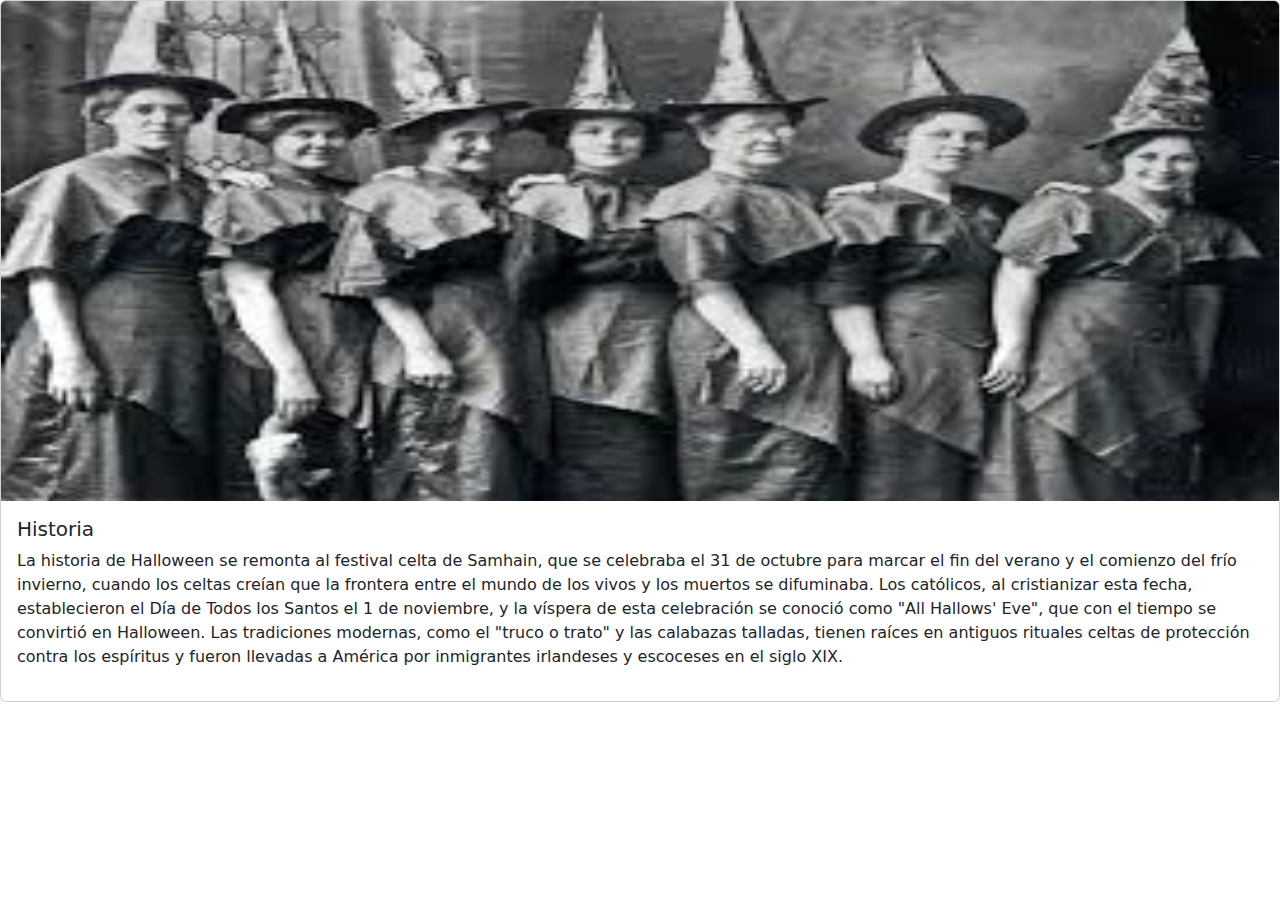
<file: pages/1hw.html>
<!DOCTYPE html>
<html lang="en">
<head>
    <meta charset="UTF-8">
    <meta name="viewport" content="width=device-width, initial-scale=1.0">
    <link rel="stylesheet" href="css/bootstrap.min.css">
    <script src="js/bootstrap.bundle.min.js"></script>
    <title></title>
</head>
<body>
    <div class="tarjeta1">
        <div class="card mb-3">
  <img src="img/hw1.jpeg" class="card-img-top" alt="..." height="500px">
  <div class="card-body">
    <h5 class="card-title">Historia</h5>
    <p class="card-text">La historia de Halloween se remonta al festival celta de Samhain, que se celebraba el 31 de octubre para marcar el fin del verano y el comienzo del frío invierno, cuando los celtas creían que la frontera entre el mundo de los vivos y los muertos se difuminaba. Los católicos, al cristianizar esta fecha, establecieron el Día de Todos los Santos el 1 de noviembre, y la víspera de esta celebración se conoció como "All Hallows' Eve", que con el tiempo se convirtió en Halloween. Las tradiciones modernas, como el "truco o trato" y las calabazas talladas, tienen raíces en antiguos rituales celtas de protección contra los espíritus y fueron llevadas a América por inmigrantes irlandeses y escoceses en el siglo XIX. </p>
    <p class="card-text"><small class="text-muted"></small></p>
  </div>
</div>

    </div>
</body>
</html>
</file>
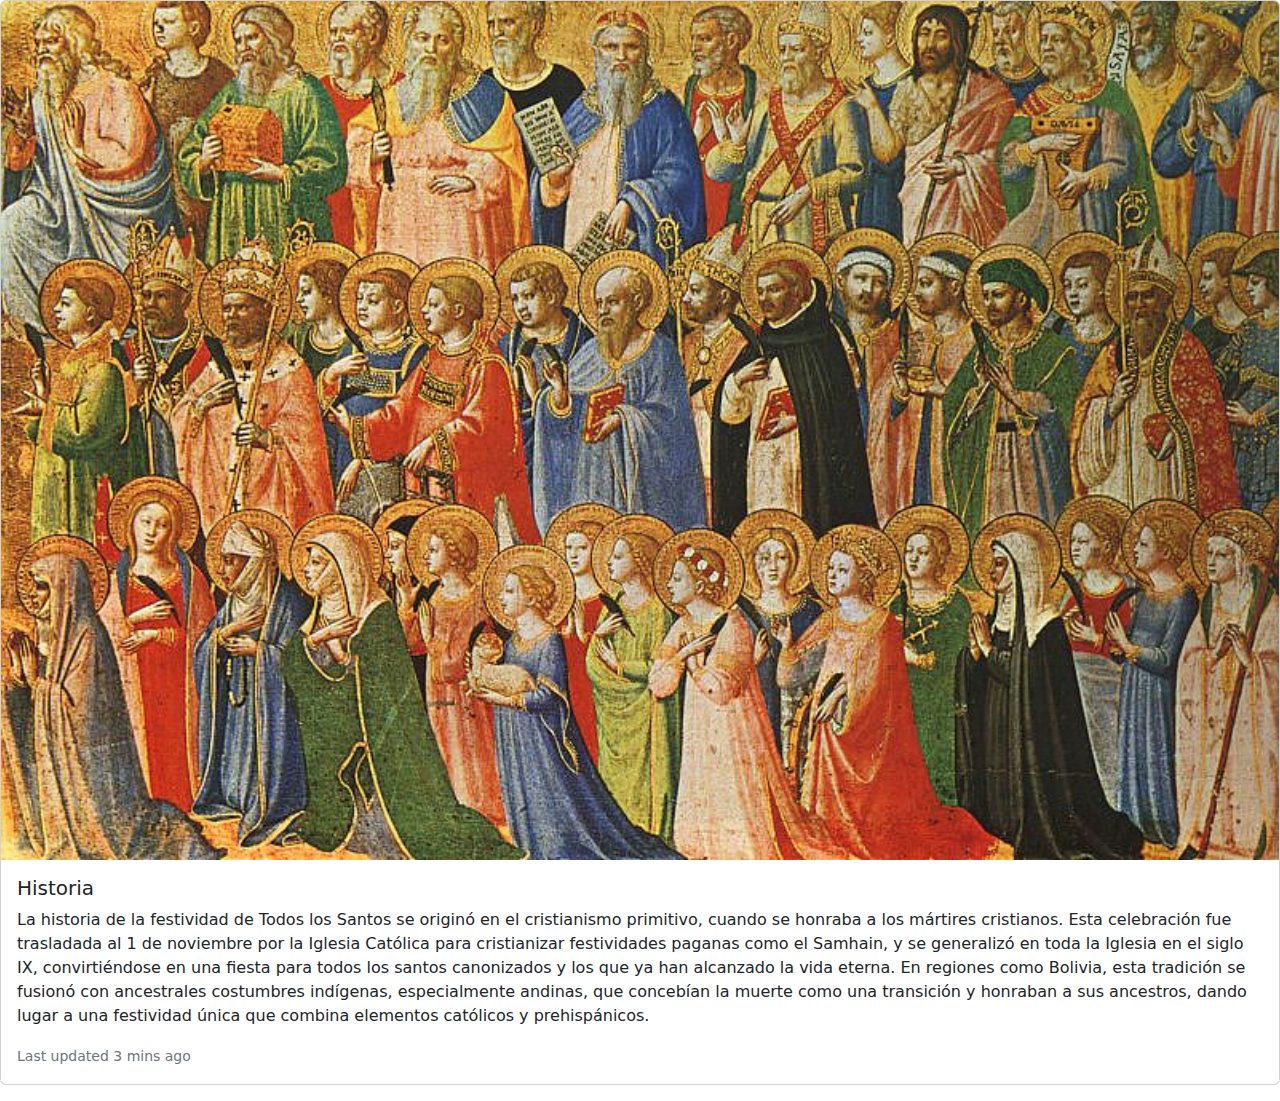
<file: pages/1TS.html>
<!DOCTYPE html>
<html lang="en">
<head>
    <meta charset="UTF-8">
    <meta name="viewport" content="width=device-width, initial-scale=1.0">
    <link rel="stylesheet" href="css/bootstrap.min.css">
    <script src="js/bootstrap.bundle.min.js"></script>
    <title>Document</title>
</head>
<body>
    <div class="costumbres">
        <div class="card mb-3">
  <img src="img/1ts.jpg" class="card-img-top" alt="...">
  <div class="card-body">
    <h5 class="card-title">Historia</h5>
    <p class="card-text">La historia de la festividad de Todos los Santos se originó en el cristianismo primitivo, cuando se honraba a los mártires cristianos. Esta celebración fue trasladada al 1 de noviembre por la Iglesia Católica para cristianizar festividades paganas como el Samhain, y se generalizó en toda la Iglesia en el siglo IX, convirtiéndose en una fiesta para todos los santos canonizados y los que ya han alcanzado la vida eterna. En regiones como Bolivia, esta tradición se fusionó con ancestrales costumbres indígenas, especialmente andinas, que concebían la muerte como una transición y honraban a sus ancestros, dando lugar a una festividad única que combina elementos católicos y prehispánicos. </p>
    <p class="card-text"><small class="text-muted">Last updated 3 mins ago</small></p>
  </div>
</div>

    </div>
</body>
</html>
</file>
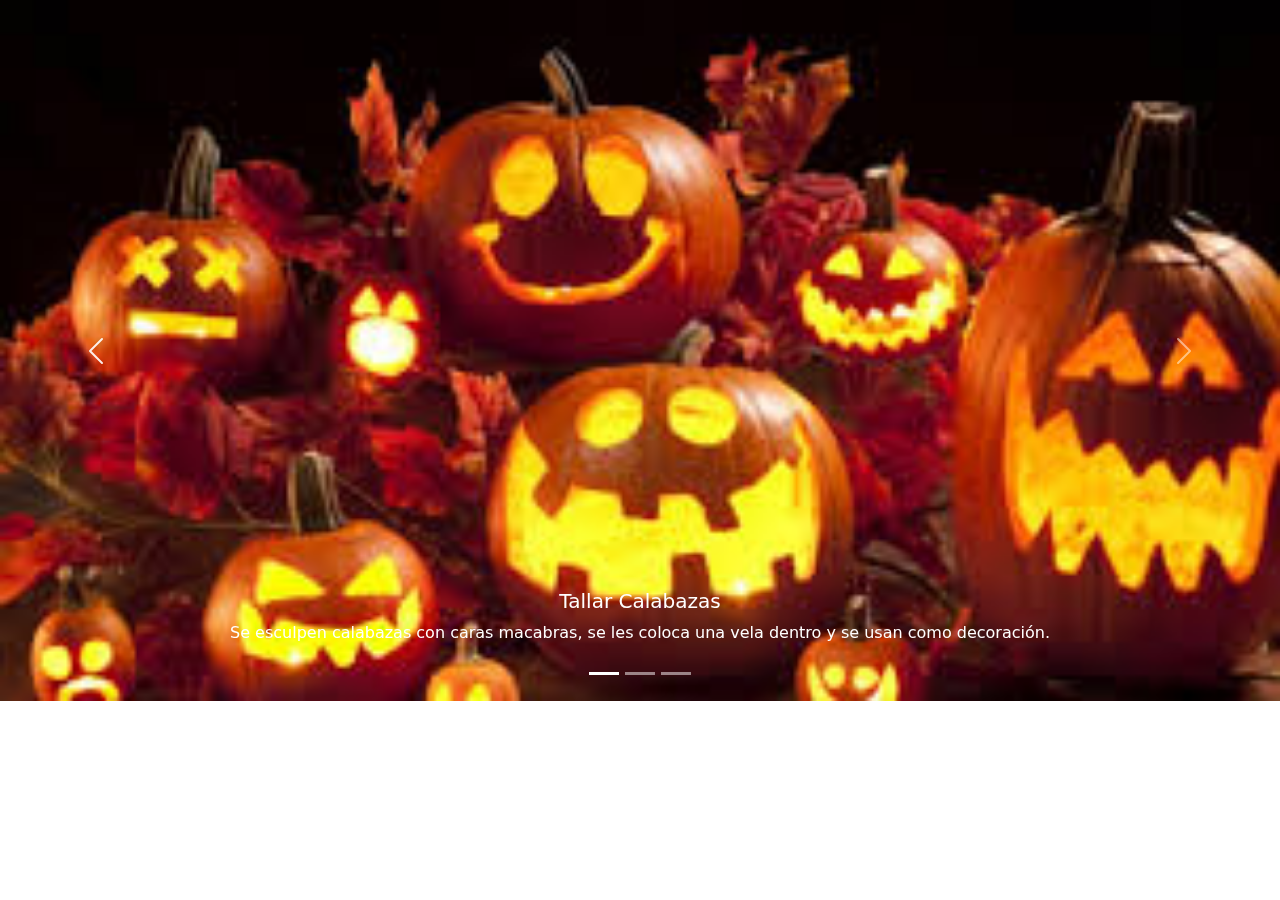
<file: pages/2hw.html>
<!DOCTYPE html>
<html lang="en">
<head>
    <meta charset="UTF-8">
    <meta name="viewport" content="width=device-width, initial-scale=1.0">
    <link rel="stylesheet" href="css/bootstrap.min.css">
    <script src="js/bootstrap.bundle.min.js"></script>
    <title>Document</title>
</head>
<body>
    <div class="image">
        <div id="carouselExampleCaptions" class="carousel slide" data-bs-ride="false">
            <div class="carousel-indicators">
                <button type="button" data-bs-target="#carouselExampleCaptions" data-bs-slide-to="0" class="active" aria-current="true" aria-label="Slide 1"></button>
                <button type="button" data-bs-target="#carouselExampleCaptions" data-bs-slide-to="1" aria-label="Slide 2"></button>
                <button type="button" data-bs-target="#carouselExampleCaptions" data-bs-slide-to="2" aria-label="Slide 3"></button>
            </div>
        <div class="carousel-inner">
            <div class="carousel-item active">
            <img src="img/2hw.jpeg" class="d-block w-100" alt="...">
            <div class="carousel-caption d-none d-md-block">
                <h5>Tallar Calabazas</h5>
                <p>Se esculpen calabazas con caras macabras, se les coloca una vela dentro y se usan como decoración. </p>
            </div>
            </div>
            <div class="carousel-item">
            <img src="img/2hw-1.jpeg" class="d-block w-100" alt="...">
            <div class="carousel-caption d-none d-md-block">
                <h5>Dulce o Truco</h5>
                <p>Los niños, y a veces los adultos, se disfrazan y van de casa en casa pidiendo dulces o golosinas bajo la amenaza de hacer una "travesura" si no reciben nada. </p>
            </div>
            </div>
            <div class="carousel-item">
            <img src="img/2hw-2.jpeg" class="d-block w-100" alt="...">
            <div class="carousel-caption d-none d-md-block">
                <h5>disfraces</h5>
                <p>La gente se viste con disfraces creativos y a menudo terroríficos, como brujas, fantasmas, vampiros o personajes de películas, para la fiesta y para el "truco o trato</p>
            </div>
            </div>
        </div>
        <button class="carousel-control-prev" type="button" data-bs-target="#carouselExampleCaptions" data-bs-slide="prev">
            <span class="carousel-control-prev-icon" aria-hidden="true"></span>
            <span class="visually-hidden">Previous</span>
        </button>
        <button class="carousel-control-next" type="button" data-bs-target="#carouselExampleCaptions" data-bs-slide="next">
            <span class="carousel-control-next-icon" aria-hidden="true"></span>
            <span class="visually-hidden">Next</span>
        </button>
        </div>
    </div>
</body>
</html>
</file>
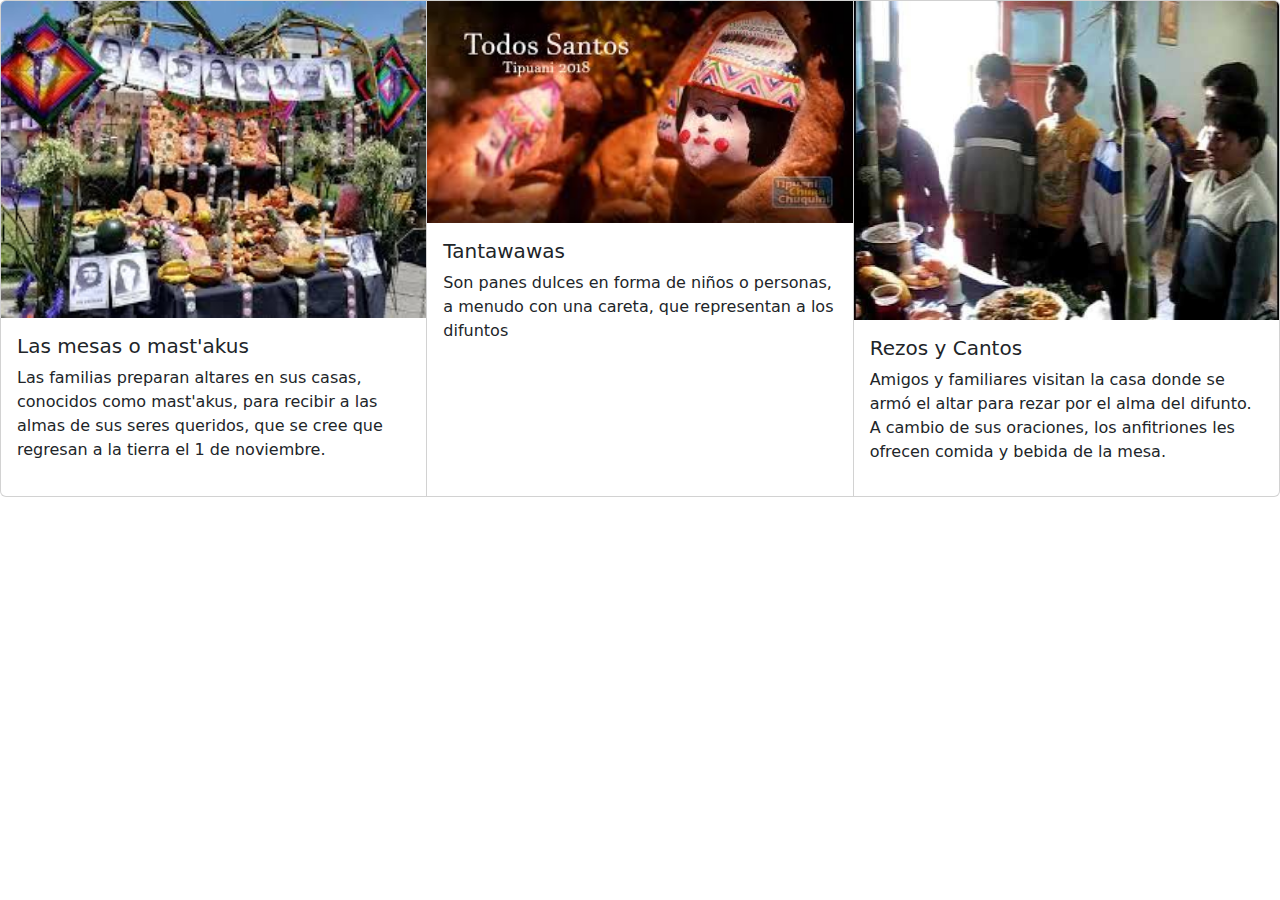
<file: pages/2TS.html>
<!DOCTYPE html>
<html lang="en">
<head>
    <meta charset="UTF-8">
    <meta name="viewport" content="width=device-width, initial-scale=1.0">
    <link rel="stylesheet" href="css/bootstrap.min.css">
    <script src="js/bootstrap.bundle.min.js"></script>
    <title>Document</title>
</head>
<body>
    <div class="tradicion">
<div class="card-group">
  <div class="card">
    <img src="img/2Ts.jpeg" class="card-img-top" alt="...">
    <div class="card-body">
      <h5 class="card-title">Las mesas o mast'akus</h5>
      <p class="card-text">Las familias preparan altares en sus casas, conocidos como mast'akus, para recibir a las almas de sus seres queridos, que se cree que regresan a la tierra el 1 de noviembre.</p>
      <p class="card-text"><small class="text-muted"></small></p>
    </div>
  </div>
  <div class="card">
    <img src="img/2ts-2.jpeg" class="card-img-top" alt="...">
    <div class="card-body">
      <h5 class="card-title">Tantawawas</h5>
      <p class="card-text">Son panes dulces en forma de niños o personas, a menudo con una careta, que representan a los difuntos</p>
      <p class="card-text"><small class="text-muted"></small></p>
    </div>
  </div>
  <div class="card">
    <img src="img/2ts-3.jpg" class="card-img-top" alt="...">
    <div class="card-body">
      <h5 class="card-title">Rezos y Cantos</h5>
      <p class="card-text"> Amigos y familiares visitan la casa donde se armó el altar para rezar por el alma del difunto. A cambio de sus oraciones, los anfitriones les ofrecen comida y bebida de la mesa.</p>
      <p class="card-text"><small class="text-muted"></small></p>
    </div>
  </div>
</div>
    </div>
</body>
</html>
</file>
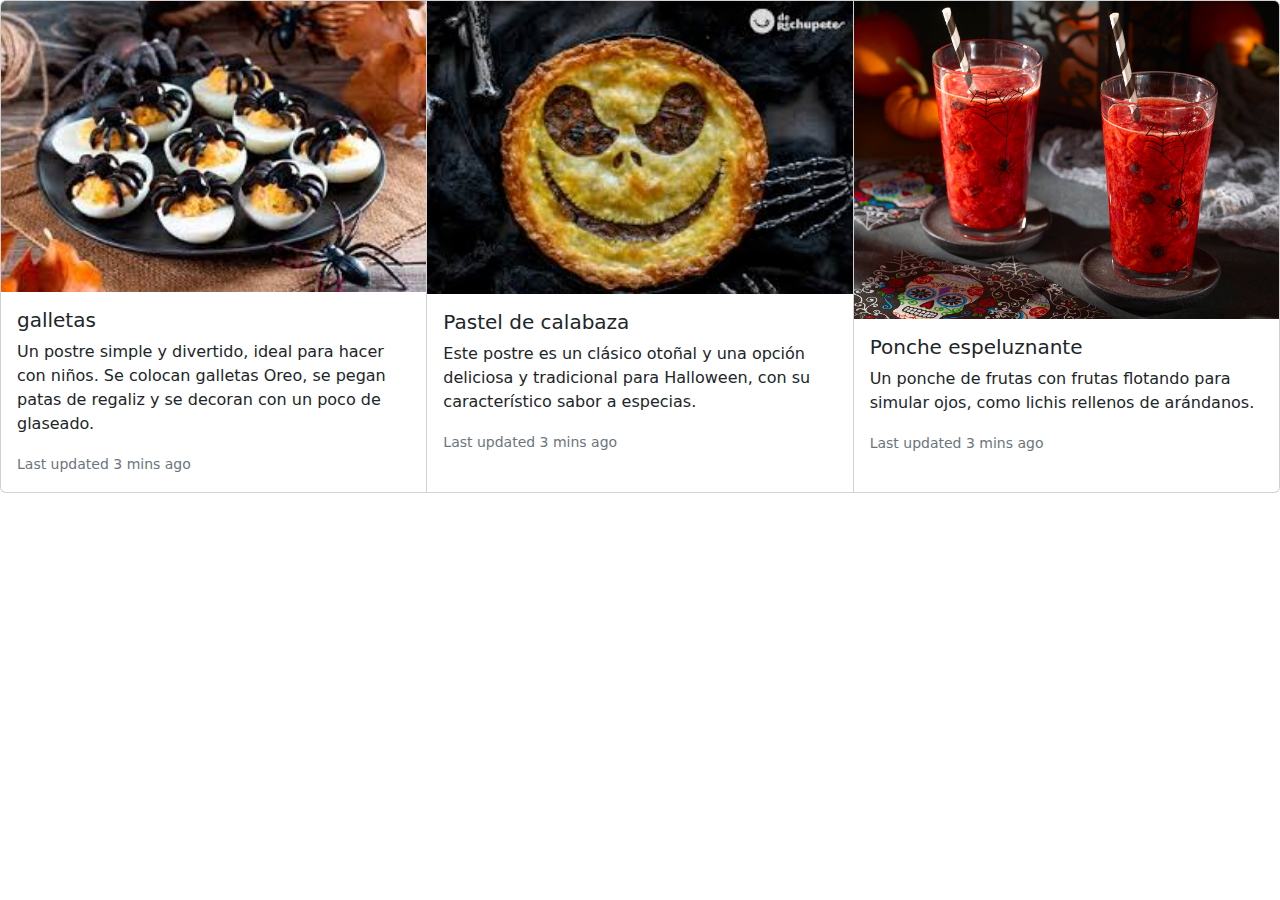
<file: pages/3hw.html>
<!DOCTYPE html>
<html lang="en">
<head>
    <meta charset="UTF-8">
    <meta name="viewport" content="width=device-width, initial-scale=1.0">
    <link rel="stylesheet" href="css/bootstrap.min.css">
    <script src="js/bootstrap.bundle.min.js"></script>
    <title>Document</title>
</head>
<body>
    <div class="1">
        <div class="card-group">
  <div class="card">
    <img src="img/3hw.jpeg" class="card-img-top" alt="...">
    <div class="card-body">
      <h5 class="card-title">galletas</h5>
      <p class="card-text">Un postre simple y divertido, ideal para hacer con niños. Se colocan galletas Oreo, se pegan patas de regaliz y se decoran con un poco de glaseado.</p>
      <p class="card-text"><small class="text-muted">Last updated 3 mins ago</small></p>
    </div>
  </div>
  <div class="card">
    <img src="img/pie.jpeg" class="card-img-top" alt="...">
    <div class="card-body">
      <h5 class="card-title">Pastel de calabaza</h5>
      <p class="card-text">Este postre es un clásico otoñal y una opción deliciosa y tradicional para Halloween, con su característico sabor a especias.</p>
      <p class="card-text"><small class="text-muted">Last updated 3 mins ago</small></p>
    </div>
  </div>
  <div class="card">
    <img src="img/ponch.jpg" class="card-img-top" alt="...">
    <div class="card-body">
      <h5 class="card-title">Ponche espeluznante</h5>
      <p class="card-text">Un ponche de frutas con frutas flotando para simular ojos, como lichis rellenos de arándanos.</p>
      <p class="card-text"><small class="text-muted">Last updated 3 mins ago</small></p>
    </div>
  </div>
</div>
    </div>
</body>
</html>
</file>
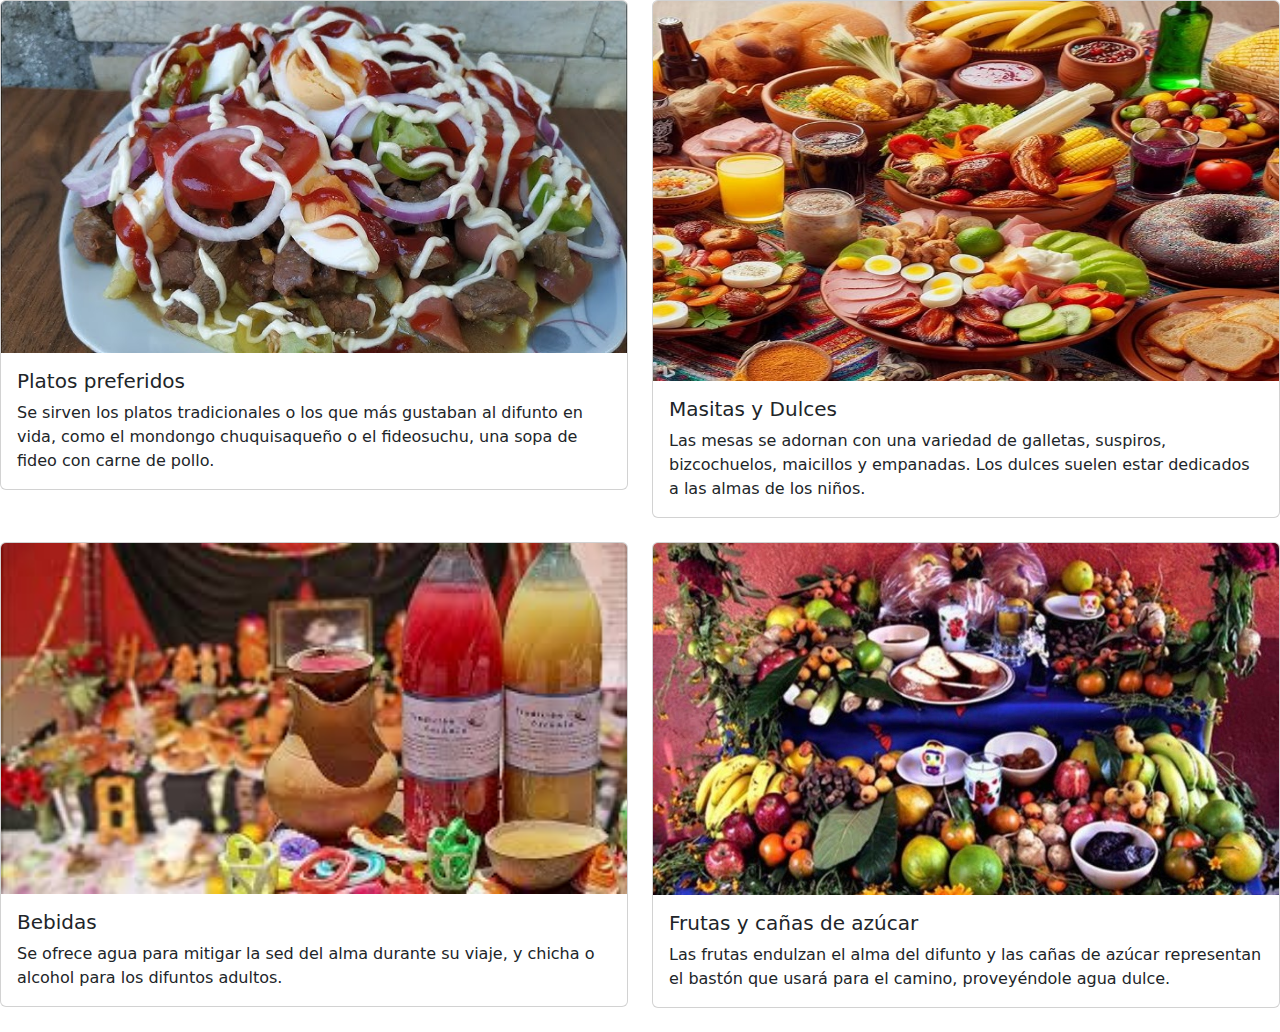
<file: pages/3TS.html>
<!DOCTYPE html>
<html lang="en">
<head>
    <meta charset="UTF-8">
    <meta name="viewport" content="width=device-width, initial-scale=1.0">
    <link rel="stylesheet" href="css/bootstrap.min.css">
    <script src="js/bootstrap.bundle.min.js"></script>
    <title>Document</title>
</head>
<body>
    <div class="gastro">
        <div class="row row-cols-1 row-cols-md-2 g-4">
  <div class="col">
    <div class="card">
      <img src="img/pl.jpg" class="card-img-top" alt="...">
      <div class="card-body">
        <h5 class="card-title">Platos preferidos</h5>
        <p class="card-text">Se sirven los platos tradicionales o los que más gustaban al difunto en vida, como el mondongo chuquisaqueño o el fideosuchu, una sopa de fideo con carne de pollo.</p>
      </div>
    </div>
  </div>
  <div class="col">
    <div class="card">
      <img src="img/mas.jpg" class="card-img-top" alt="..." height="380px" width="200px">
      <div class="card-body">
        <h5 class="card-title">Masitas y Dulces</h5>
        <p class="card-text">Las mesas se adornan con una variedad de galletas, suspiros, bizcochuelos, maicillos y empanadas. Los dulces suelen estar dedicados a las almas de los niños.</p>
      </div>
    </div>
  </div>
  <div class="col">
    <div class="card">
      <img src="img/beb.jpeg" class="card-img-top" alt="...">
      <div class="card-body">
        <h5 class="card-title">Bebidas</h5>
        <p class="card-text">Se ofrece agua para mitigar la sed del alma durante su viaje, y chicha o alcohol para los difuntos adultos.</p>
      </div>
    </div>
  </div>
  <div class="col">
    <div class="card">
      <img src="img/frut.jpg" class="card-img-top" alt="...">
      <div class="card-body">
        <h5 class="card-title">Frutas y cañas de azúcar </h5>
        <p class="card-text">Las frutas endulzan el alma del difunto y las cañas de azúcar representan el bastón que usará para el camino, proveyéndole agua dulce.</p>
      </div>
    </div>
  </div>
</div>
    </div>
</body>
</html>
</file>
